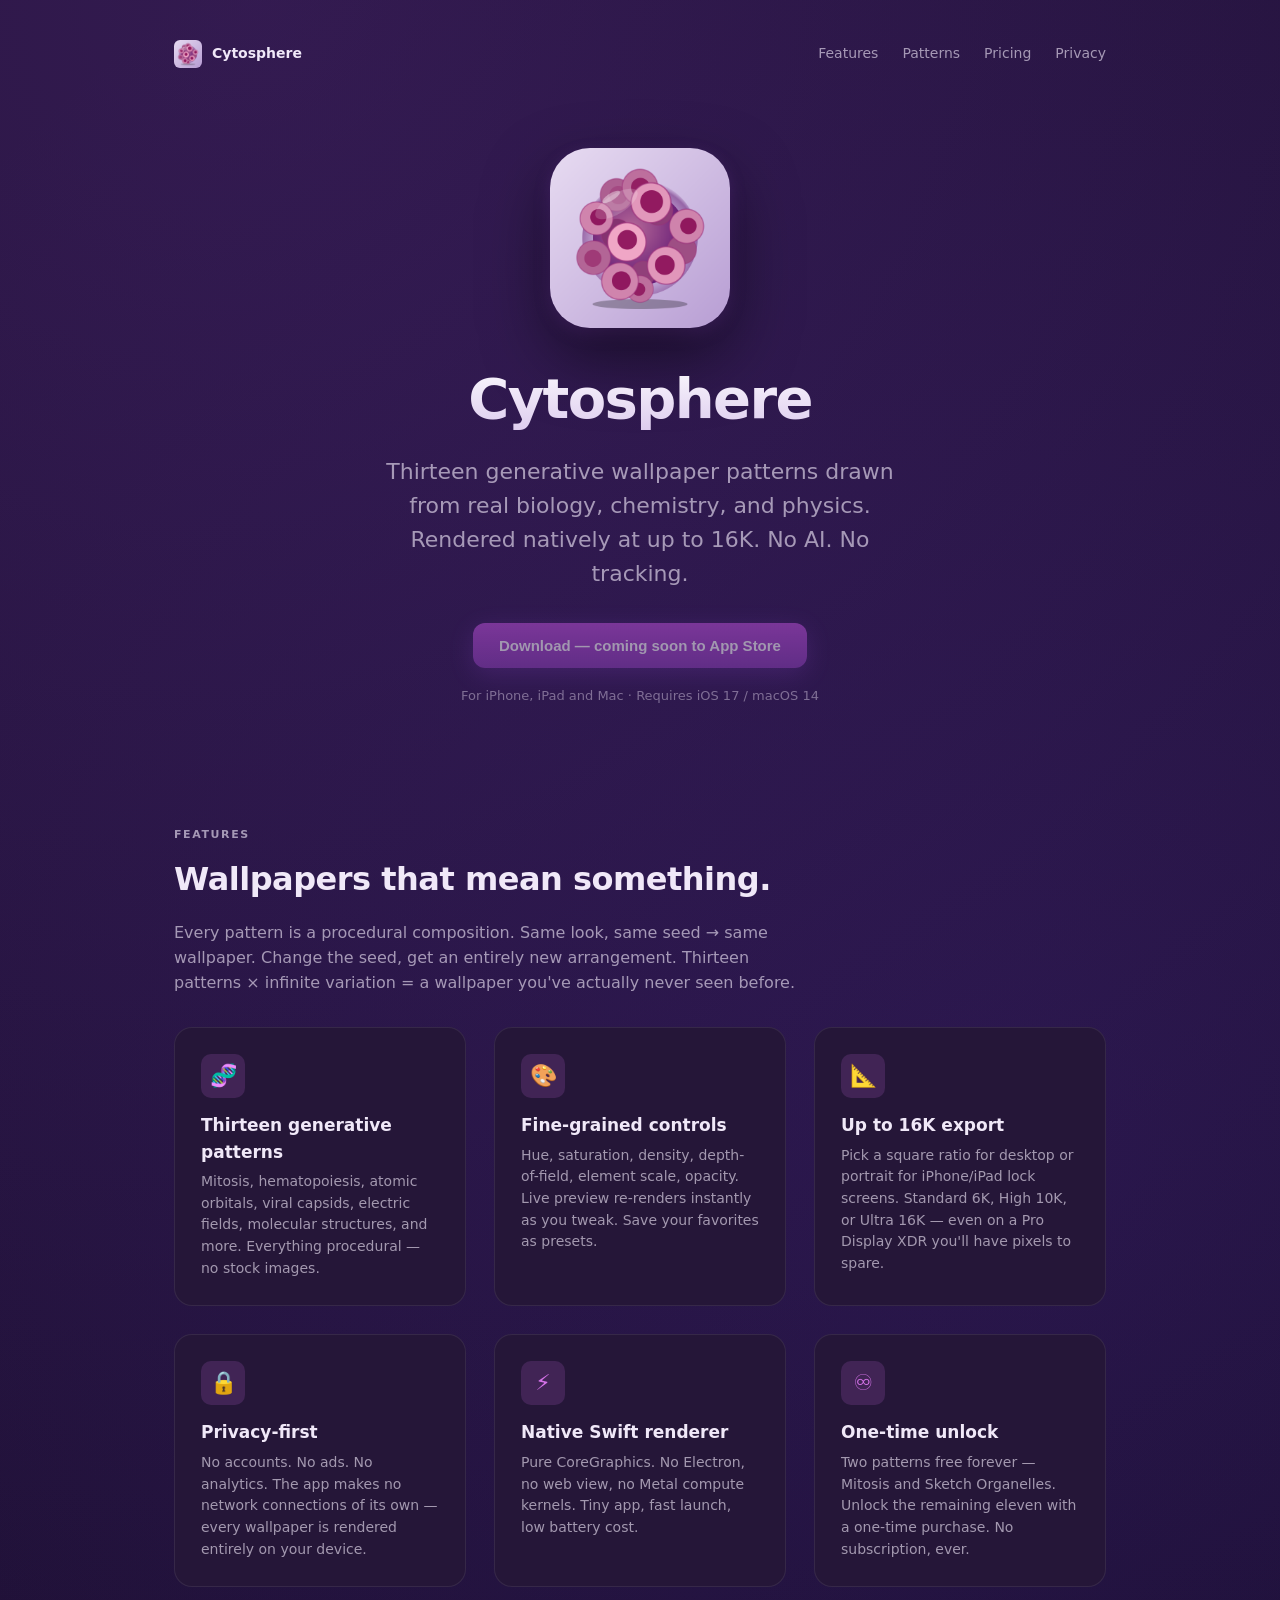
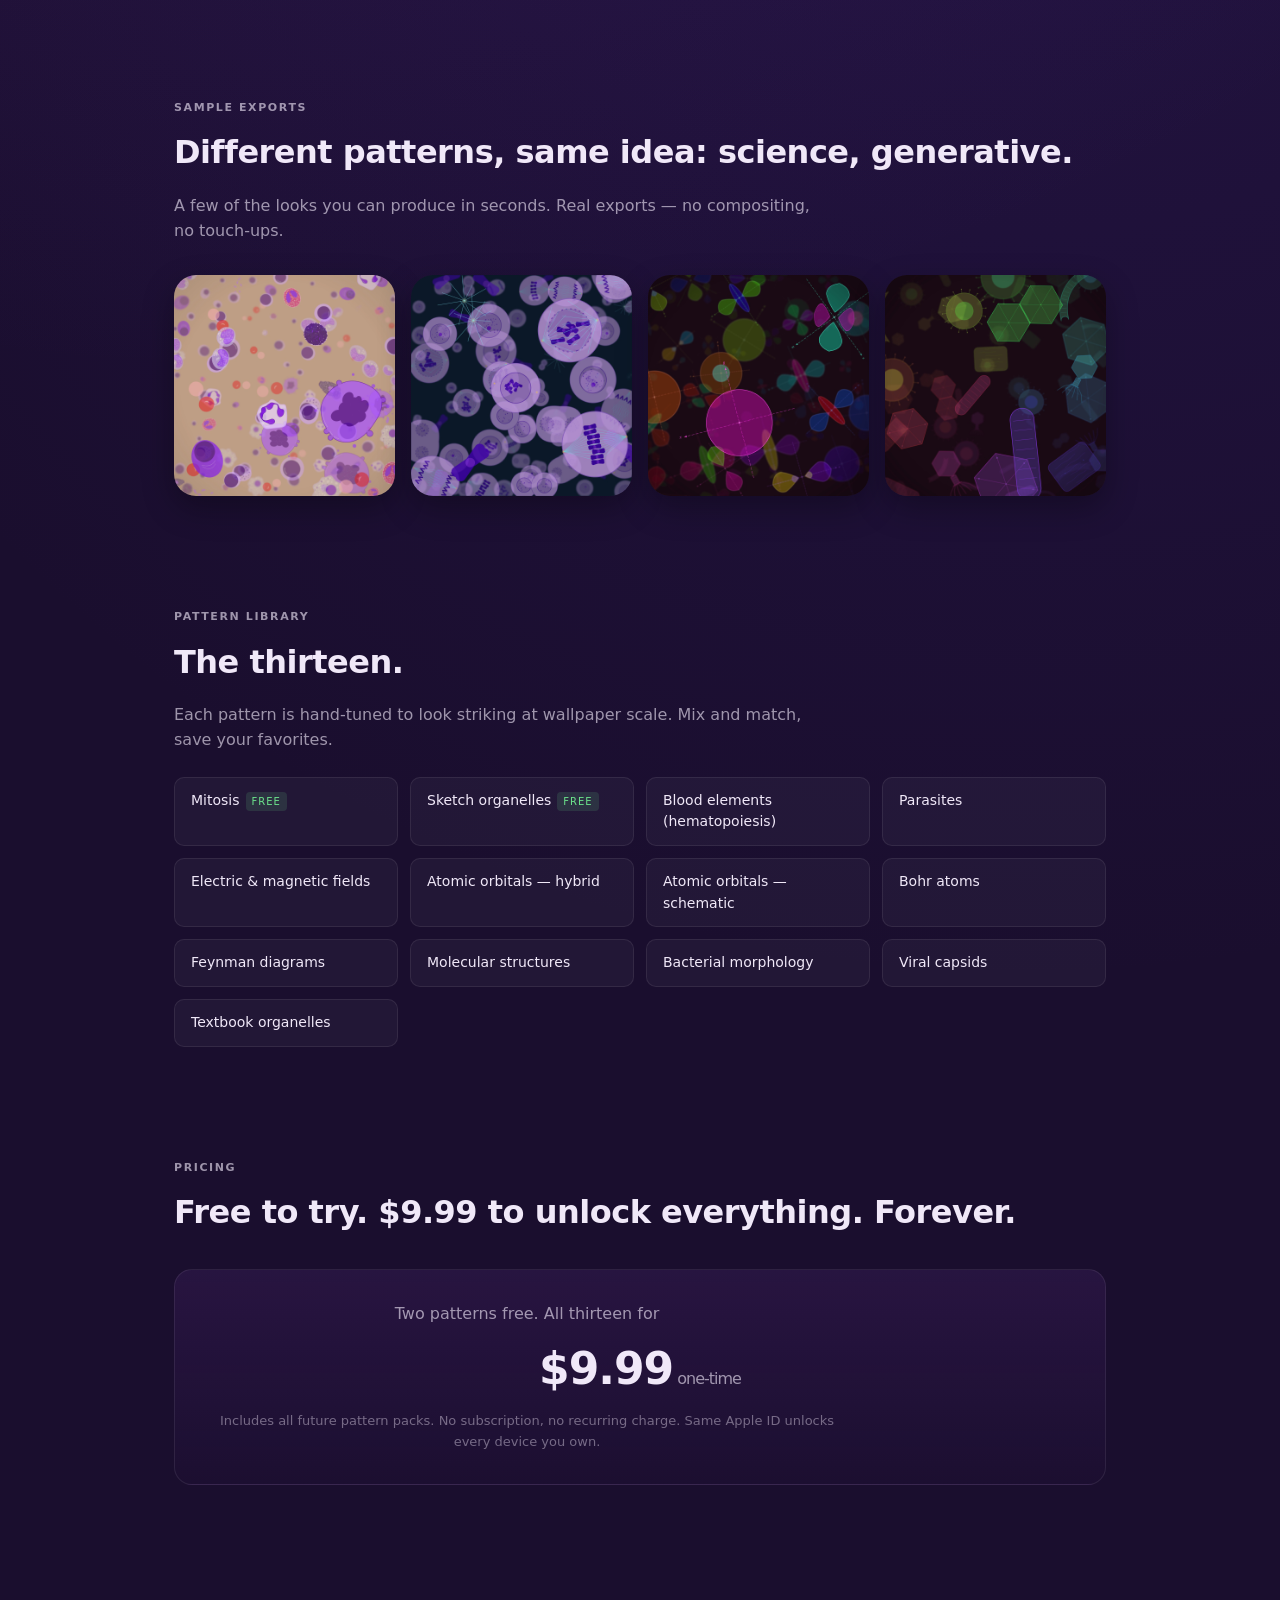
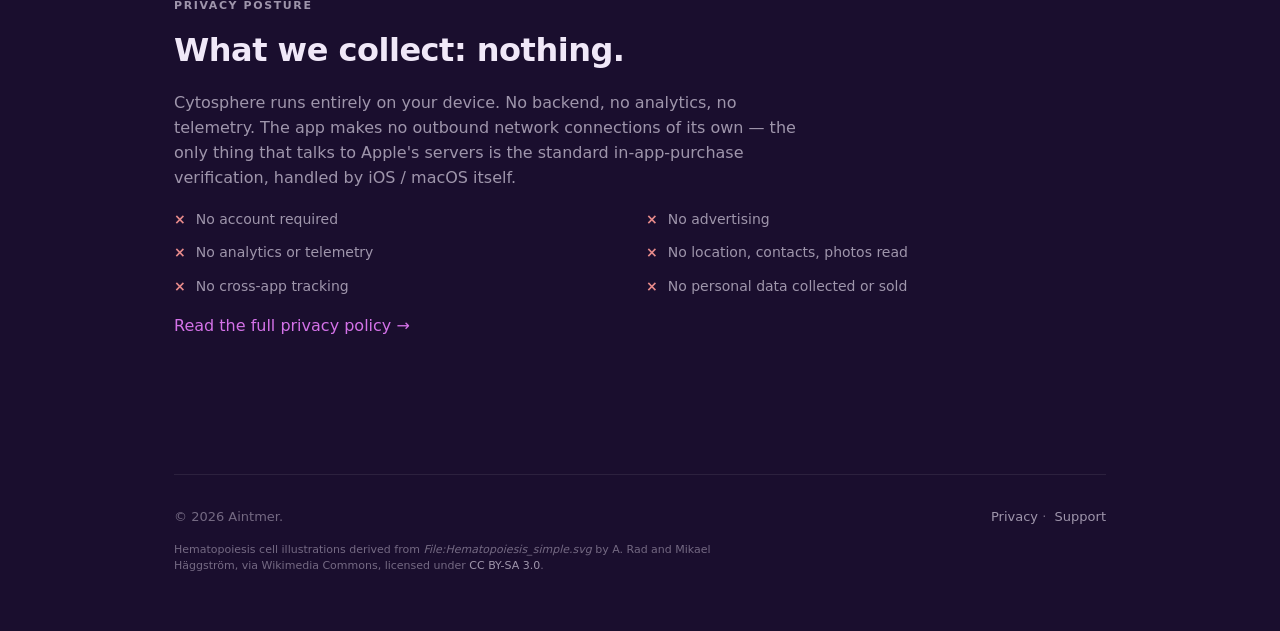
<file: docs/index.html>
<!DOCTYPE html>
<html lang="en">
<head>
    <meta charset="UTF-8">
    <meta name="viewport" content="width=device-width, initial-scale=1.0">
    <title>Cytosphere — Generative wallpapers from real science</title>
    <meta name="description" content="Thirteen generative wallpaper patterns drawn from biology, chemistry, and physics. Rendered natively at up to 16K. No AI, no tracking.">
    <meta property="og:title" content="Cytosphere">
    <meta property="og:description" content="Generative wallpapers from real science.">
    <meta property="og:image" content="assets/icon.png">
    <meta name="theme-color" content="#1a0e2e">
    <link rel="icon" type="image/png" href="assets/icon.png">
    <link rel="apple-touch-icon" href="assets/icon.png">
    <link rel="stylesheet" href="style.css">
</head>
<body>

<div class="container">

    <!-- Top nav -->
    <nav class="nav">
        <div class="nav-brand">
            <img src="assets/icon.png" alt="Cytosphere icon">
            <span>Cytosphere</span>
        </div>
        <div class="nav-links">
            <a href="#features">Features</a>
            <a href="#patterns">Patterns</a>
            <a href="#pricing">Pricing</a>
            <a href="privacy.html">Privacy</a>
        </div>
    </nav>

    <!-- Hero -->
    <section class="hero">
        <img src="assets/icon.png" class="hero-icon" alt="Cytosphere">
        <h1>Cytosphere</h1>
        <p class="hero-tagline">
            Thirteen generative wallpaper patterns drawn from real biology, chemistry, and physics. Rendered natively at up to 16K. No AI. No tracking.
        </p>
        <div class="hero-ctas">
            <button class="btn btn-primary" disabled>Download — coming soon to App Store</button>
        </div>
        <div class="hero-meta">For iPhone, iPad and Mac · Requires iOS 17 / macOS 14</div>
    </section>

    <!-- Features -->
    <section class="section" id="features">
        <p class="section-label">Features</p>
        <h2>Wallpapers that mean something.</h2>
        <p>Every pattern is a procedural composition. Same look, same seed → same wallpaper. Change the seed, get an entirely new arrangement. Thirteen patterns × infinite variation = a wallpaper you've actually never seen before.</p>

        <div class="features">
            <div class="feature">
                <div class="feature-icon">🧬</div>
                <h3>Thirteen generative patterns</h3>
                <p>Mitosis, hematopoiesis, atomic orbitals, viral capsids, electric fields, molecular structures, and more. Everything procedural — no stock images.</p>
            </div>
            <div class="feature">
                <div class="feature-icon">🎨</div>
                <h3>Fine-grained controls</h3>
                <p>Hue, saturation, density, depth-of-field, element scale, opacity. Live preview re-renders instantly as you tweak. Save your favorites as presets.</p>
            </div>
            <div class="feature">
                <div class="feature-icon">📐</div>
                <h3>Up to 16K export</h3>
                <p>Pick a square ratio for desktop or portrait for iPhone/iPad lock screens. Standard 6K, High 10K, or Ultra 16K — even on a Pro Display XDR you'll have pixels to spare.</p>
            </div>
            <div class="feature">
                <div class="feature-icon">🔒</div>
                <h3>Privacy-first</h3>
                <p>No accounts. No ads. No analytics. The app makes no network connections of its own — every wallpaper is rendered entirely on your device.</p>
            </div>
            <div class="feature">
                <div class="feature-icon">⚡️</div>
                <h3>Native Swift renderer</h3>
                <p>Pure CoreGraphics. No Electron, no web view, no Metal compute kernels. Tiny app, fast launch, low battery cost.</p>
            </div>
            <div class="feature">
                <div class="feature-icon">♾️</div>
                <h3>One-time unlock</h3>
                <p>Two patterns free forever — Mitosis and Sketch Organelles. Unlock the remaining eleven with a one-time purchase. No subscription, ever.</p>
            </div>
        </div>
    </section>

    <!-- Screenshots -->
    <section class="section">
        <p class="section-label">Sample exports</p>
        <h2>Different patterns, same idea: science, generative.</h2>
        <p>A few of the looks you can produce in seconds. Real exports — no compositing, no touch-ups.</p>

        <div class="shots">
            <button class="shot" data-img="assets/sample-1-blood.jpg" data-alt="Hematopoiesis pattern on a warm peach background" aria-label="Enlarge: Hematopoiesis pattern">
                <img src="assets/sample-1-blood.jpg" alt="Hematopoiesis pattern on a warm peach background">
            </button>
            <button class="shot" data-img="assets/sample-2-mitosis.jpg" data-alt="Mitosis pattern on a deep aurora background" aria-label="Enlarge: Mitosis pattern">
                <img src="assets/sample-2-mitosis.jpg" alt="Mitosis pattern on a deep aurora background">
            </button>
            <button class="shot" data-img="assets/sample-3-orbitals.jpg" data-alt="Atomic orbitals pattern on a dark dusk background" aria-label="Enlarge: Atomic orbitals pattern">
                <img src="assets/sample-3-orbitals.jpg" alt="Atomic orbitals pattern on a dark dusk background">
            </button>
            <button class="shot" data-img="assets/sample-4-viruses.jpg" data-alt="Viral capsids pattern on a dark dusk background" aria-label="Enlarge: Viral capsids pattern">
                <img src="assets/sample-4-viruses.jpg" alt="Viral capsids pattern on a dark dusk background">
            </button>
        </div>

        <!-- Lightbox dialog — opens when any .shot is clicked -->
        <dialog id="lightbox" class="lightbox" aria-label="Wallpaper preview">
            <button class="lightbox-close" aria-label="Close preview">×</button>
            <img id="lightbox-img" alt="">
        </dialog>
    </section>

    <!-- Patterns -->
    <section class="section" id="patterns">
        <p class="section-label">Pattern library</p>
        <h2>The thirteen.</h2>
        <p>Each pattern is hand-tuned to look striking at wallpaper scale. Mix and match, save your favorites.</p>

        <div class="patterns">
            <div class="pattern-tag">Mitosis<span class="free">Free</span></div>
            <div class="pattern-tag">Sketch organelles<span class="free">Free</span></div>
            <div class="pattern-tag">Blood elements (hematopoiesis)</div>
            <div class="pattern-tag">Parasites</div>
            <div class="pattern-tag">Electric &amp; magnetic fields</div>
            <div class="pattern-tag">Atomic orbitals — hybrid</div>
            <div class="pattern-tag">Atomic orbitals — schematic</div>
            <div class="pattern-tag">Bohr atoms</div>
            <div class="pattern-tag">Feynman diagrams</div>
            <div class="pattern-tag">Molecular structures</div>
            <div class="pattern-tag">Bacterial morphology</div>
            <div class="pattern-tag">Viral capsids</div>
            <div class="pattern-tag">Textbook organelles</div>
        </div>
    </section>

    <!-- Pricing -->
    <section class="section" id="pricing">
        <p class="section-label">Pricing</p>
        <h2>Free to try. $9.99 to unlock everything. Forever.</h2>

        <div class="pricing">
            <p style="margin: 0; color: var(--text-dim);">Two patterns free. All thirteen for</p>
            <div class="price">$9.99<small>one-time</small></div>
            <p style="margin: 8px 0 0; color: var(--text-faint); font-size: 13px;">
                Includes all future pattern packs. No subscription, no recurring charge. Same Apple ID unlocks every device you own.
            </p>
        </div>
    </section>

    <!-- Privacy summary -->
    <section class="section">
        <p class="section-label">Privacy posture</p>
        <h2>What we collect: nothing.</h2>
        <p>Cytosphere runs entirely on your device. No backend, no analytics, no telemetry. The app makes no outbound network connections of its own — the only thing that talks to Apple's servers is the standard in-app-purchase verification, handled by iOS / macOS itself.</p>

        <div class="privacy-list">
            <div class="privacy-row"><span class="x">×</span><span>No account required</span></div>
            <div class="privacy-row"><span class="x">×</span><span>No advertising</span></div>
            <div class="privacy-row"><span class="x">×</span><span>No analytics or telemetry</span></div>
            <div class="privacy-row"><span class="x">×</span><span>No location, contacts, photos read</span></div>
            <div class="privacy-row"><span class="x">×</span><span>No cross-app tracking</span></div>
            <div class="privacy-row"><span class="x">×</span><span>No personal data collected or sold</span></div>
        </div>

        <p style="margin-top: 16px;"><a href="privacy.html">Read the full privacy policy →</a></p>
    </section>

    <!-- Footer -->
    <footer class="footer">
        <div>
            <div>© 2026 Aintmer.</div>
            <div class="footer-attribution">
                Hematopoiesis cell illustrations derived from <em>File:Hematopoiesis_simple.svg</em> by A. Rad and Mikael Häggström, via Wikimedia Commons, licensed under <a href="https://creativecommons.org/licenses/by-sa/3.0/">CC&nbsp;BY-SA&nbsp;3.0</a>.
            </div>
        </div>
        <div>
            <a href="privacy.html">Privacy</a>&nbsp;·&nbsp;
            <a href="support.html">Support</a>
        </div>
    </footer>

</div>

<script>
    // Lightbox: click any .shot to open the native <dialog> with the
    // full-size image. ESC and backdrop click both close (native behavior).
    (() => {
        const dialog = document.getElementById('lightbox');
        const img = document.getElementById('lightbox-img');
        document.querySelectorAll('.shot[data-img]').forEach(btn => {
            btn.addEventListener('click', () => {
                img.src = btn.dataset.img;
                img.alt = btn.dataset.alt || '';
                dialog.showModal();
            });
        });
        // Close button
        document.querySelector('.lightbox-close')
            .addEventListener('click', () => dialog.close());
        // Click anywhere on the backdrop (outside the image) also closes
        dialog.addEventListener('click', e => {
            if (e.target === dialog) dialog.close();
        });
    })();
</script>

</body>
</html>
</file>
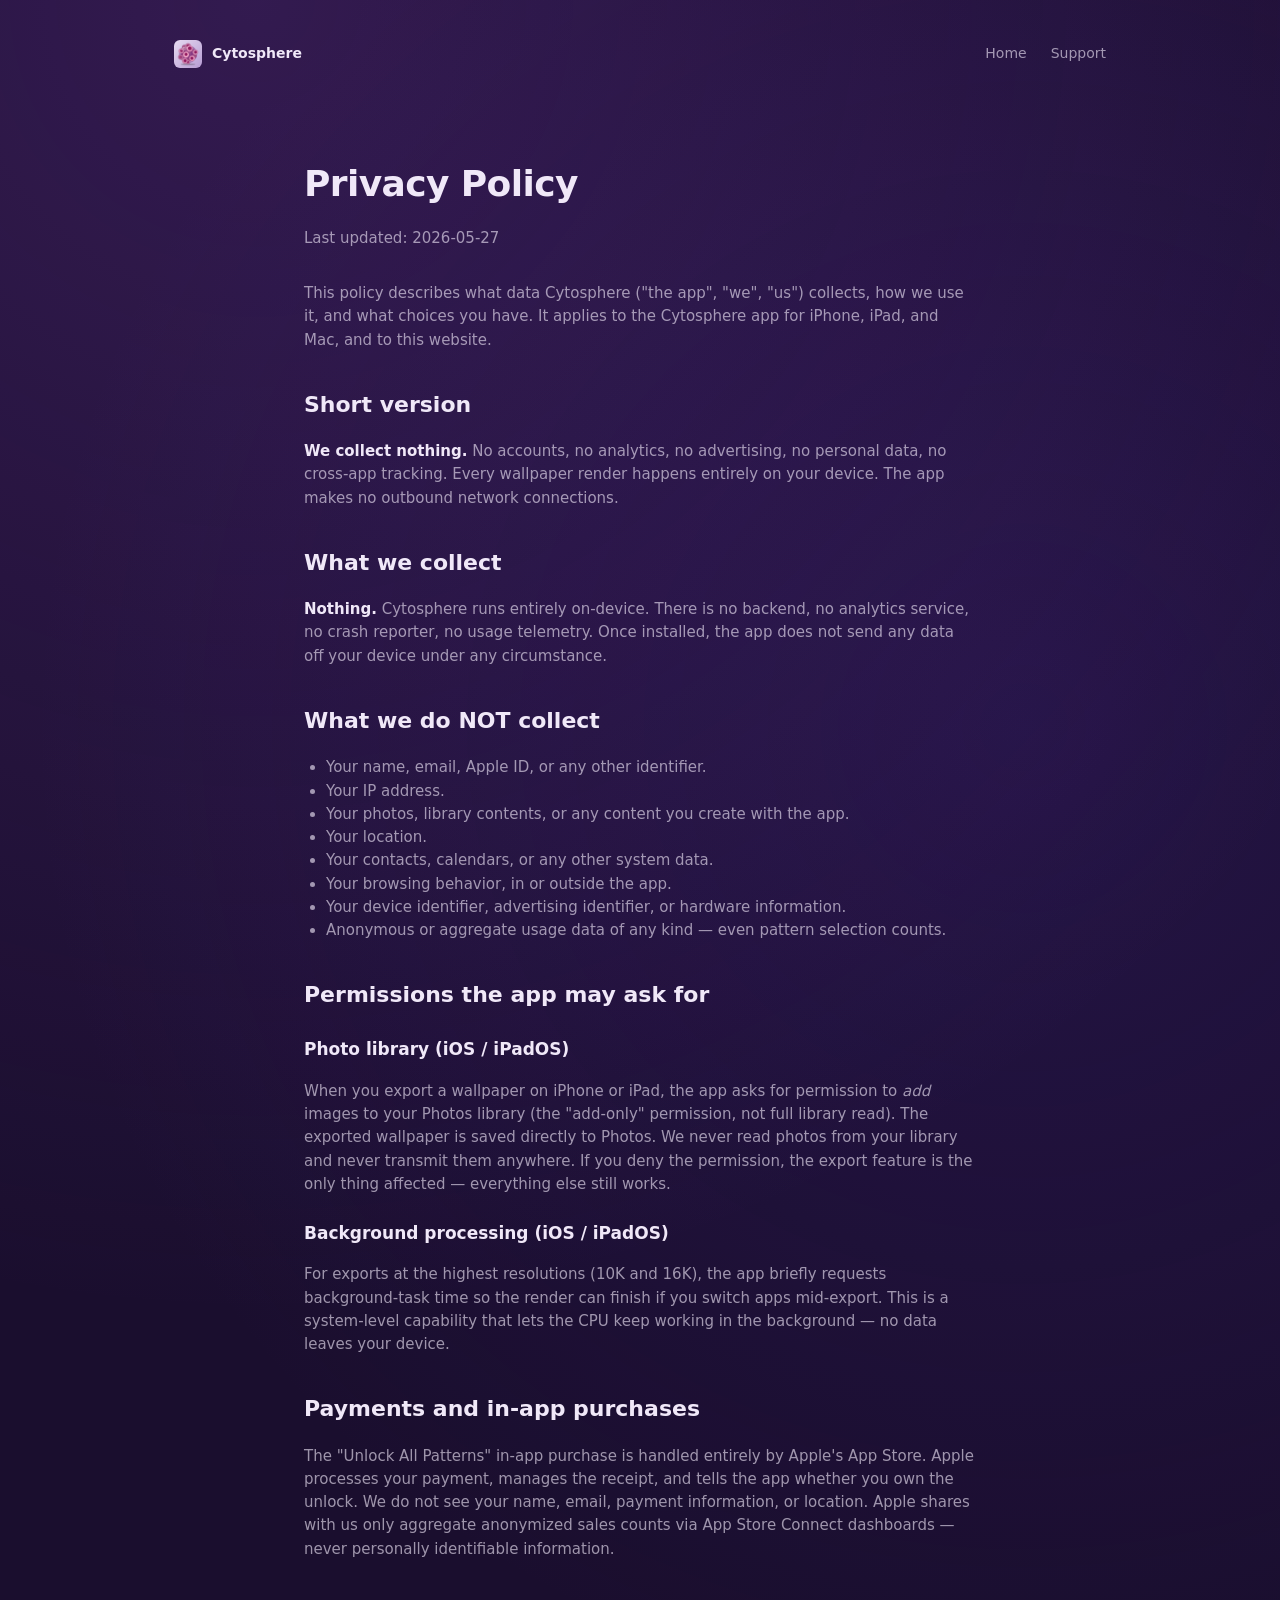
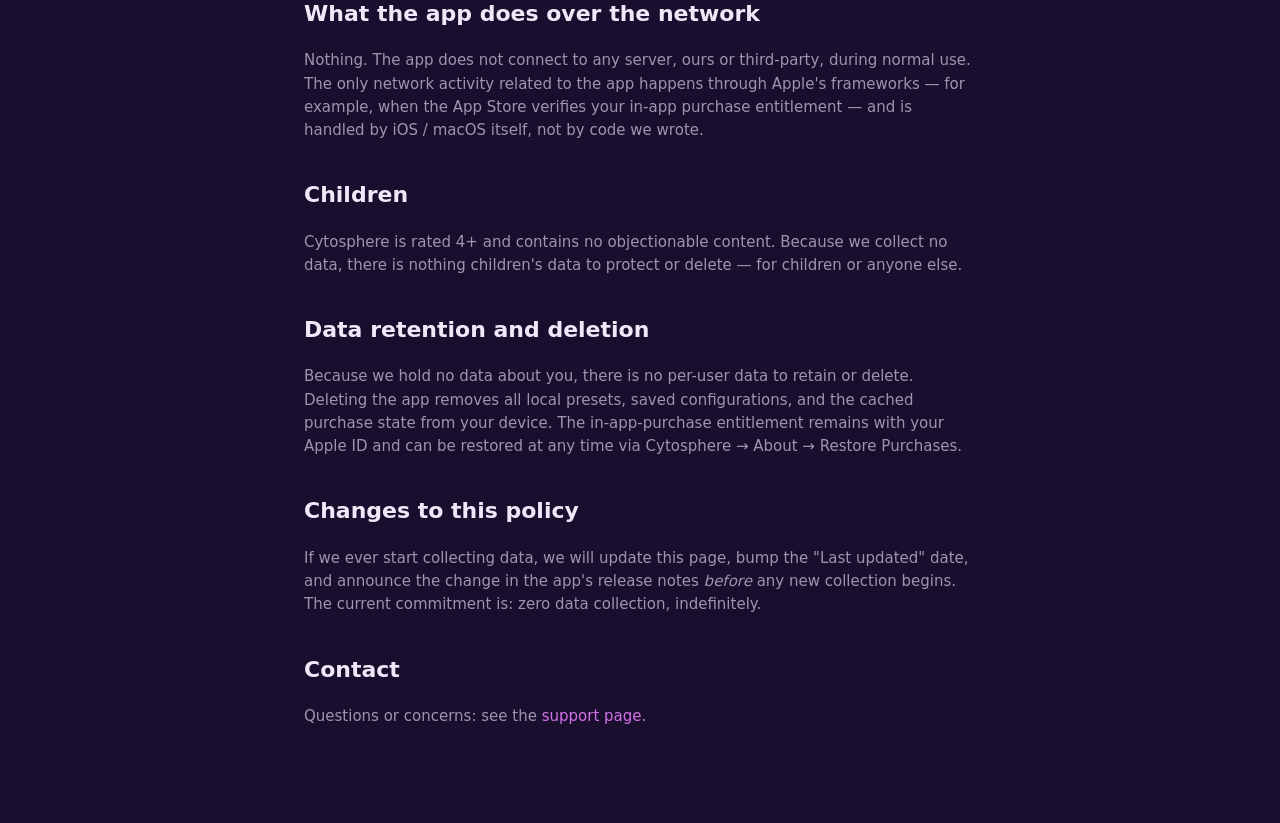
<file: docs/privacy.html>
<!DOCTYPE html>
<html lang="en">
<head>
    <meta charset="UTF-8">
    <meta name="viewport" content="width=device-width, initial-scale=1.0">
    <title>Privacy Policy — Cytosphere</title>
    <meta name="description" content="Cytosphere's privacy policy. We collect no data. The app runs entirely on your device.">
    <meta name="theme-color" content="#1a0e2e">
    <link rel="icon" type="image/png" href="assets/icon.png">
    <link rel="stylesheet" href="style.css">
</head>
<body>

<div class="container">
    <nav class="nav">
        <a class="nav-brand" href="index.html" style="color: var(--text); text-decoration: none;">
            <img src="assets/icon.png" alt="Cytosphere icon">
            <span>Cytosphere</span>
        </a>
        <div class="nav-links">
            <a href="index.html">Home</a>
            <a href="support.html">Support</a>
        </div>
    </nav>
</div>

<article class="doc">
    <h1>Privacy Policy</h1>
    <p class="doc-meta">Last updated: 2026-05-27</p>

    <p>This policy describes what data Cytosphere ("the app", "we", "us") collects, how we use it, and what choices you have. It applies to the Cytosphere app for iPhone, iPad, and Mac, and to this website.</p>

    <h2>Short version</h2>
    <p><strong>We collect nothing.</strong> No accounts, no analytics, no advertising, no personal data, no cross-app tracking. Every wallpaper render happens entirely on your device. The app makes no outbound network connections.</p>

    <h2>What we collect</h2>
    <p><strong>Nothing.</strong> Cytosphere runs entirely on-device. There is no backend, no analytics service, no crash reporter, no usage telemetry. Once installed, the app does not send any data off your device under any circumstance.</p>

    <h2>What we do NOT collect</h2>
    <ul>
        <li>Your name, email, Apple ID, or any other identifier.</li>
        <li>Your IP address.</li>
        <li>Your photos, library contents, or any content you create with the app.</li>
        <li>Your location.</li>
        <li>Your contacts, calendars, or any other system data.</li>
        <li>Your browsing behavior, in or outside the app.</li>
        <li>Your device identifier, advertising identifier, or hardware information.</li>
        <li>Anonymous or aggregate usage data of any kind — even pattern selection counts.</li>
    </ul>

    <h2>Permissions the app may ask for</h2>
    <h3>Photo library (iOS / iPadOS)</h3>
    <p>When you export a wallpaper on iPhone or iPad, the app asks for permission to <em>add</em> images to your Photos library (the "add-only" permission, not full library read). The exported wallpaper is saved directly to Photos. We never read photos from your library and never transmit them anywhere. If you deny the permission, the export feature is the only thing affected — everything else still works.</p>

    <h3>Background processing (iOS / iPadOS)</h3>
    <p>For exports at the highest resolutions (10K and 16K), the app briefly requests background-task time so the render can finish if you switch apps mid-export. This is a system-level capability that lets the CPU keep working in the background — no data leaves your device.</p>

    <h2>Payments and in-app purchases</h2>
    <p>The "Unlock All Patterns" in-app purchase is handled entirely by Apple's App Store. Apple processes your payment, manages the receipt, and tells the app whether you own the unlock. We do not see your name, email, payment information, or location. Apple shares with us only aggregate anonymized sales counts via App Store Connect dashboards — never personally identifiable information.</p>

    <h2>What the app does over the network</h2>
    <p>Nothing. The app does not connect to any server, ours or third-party, during normal use. The only network activity related to the app happens through Apple's frameworks — for example, when the App Store verifies your in-app purchase entitlement — and is handled by iOS / macOS itself, not by code we wrote.</p>

    <h2>Children</h2>
    <p>Cytosphere is rated 4+ and contains no objectionable content. Because we collect no data, there is nothing children's data to protect or delete — for children or anyone else.</p>

    <h2>Data retention and deletion</h2>
    <p>Because we hold no data about you, there is no per-user data to retain or delete. Deleting the app removes all local presets, saved configurations, and the cached purchase state from your device. The in-app-purchase entitlement remains with your Apple ID and can be restored at any time via Cytosphere → About → Restore Purchases.</p>

    <h2>Changes to this policy</h2>
    <p>If we ever start collecting data, we will update this page, bump the "Last updated" date, and announce the change in the app's release notes <em>before</em> any new collection begins. The current commitment is: zero data collection, indefinitely.</p>

    <h2>Contact</h2>
    <p>Questions or concerns: see the <a href="support.html">support page</a>.</p>
</article>

</body>
</html>
</file>
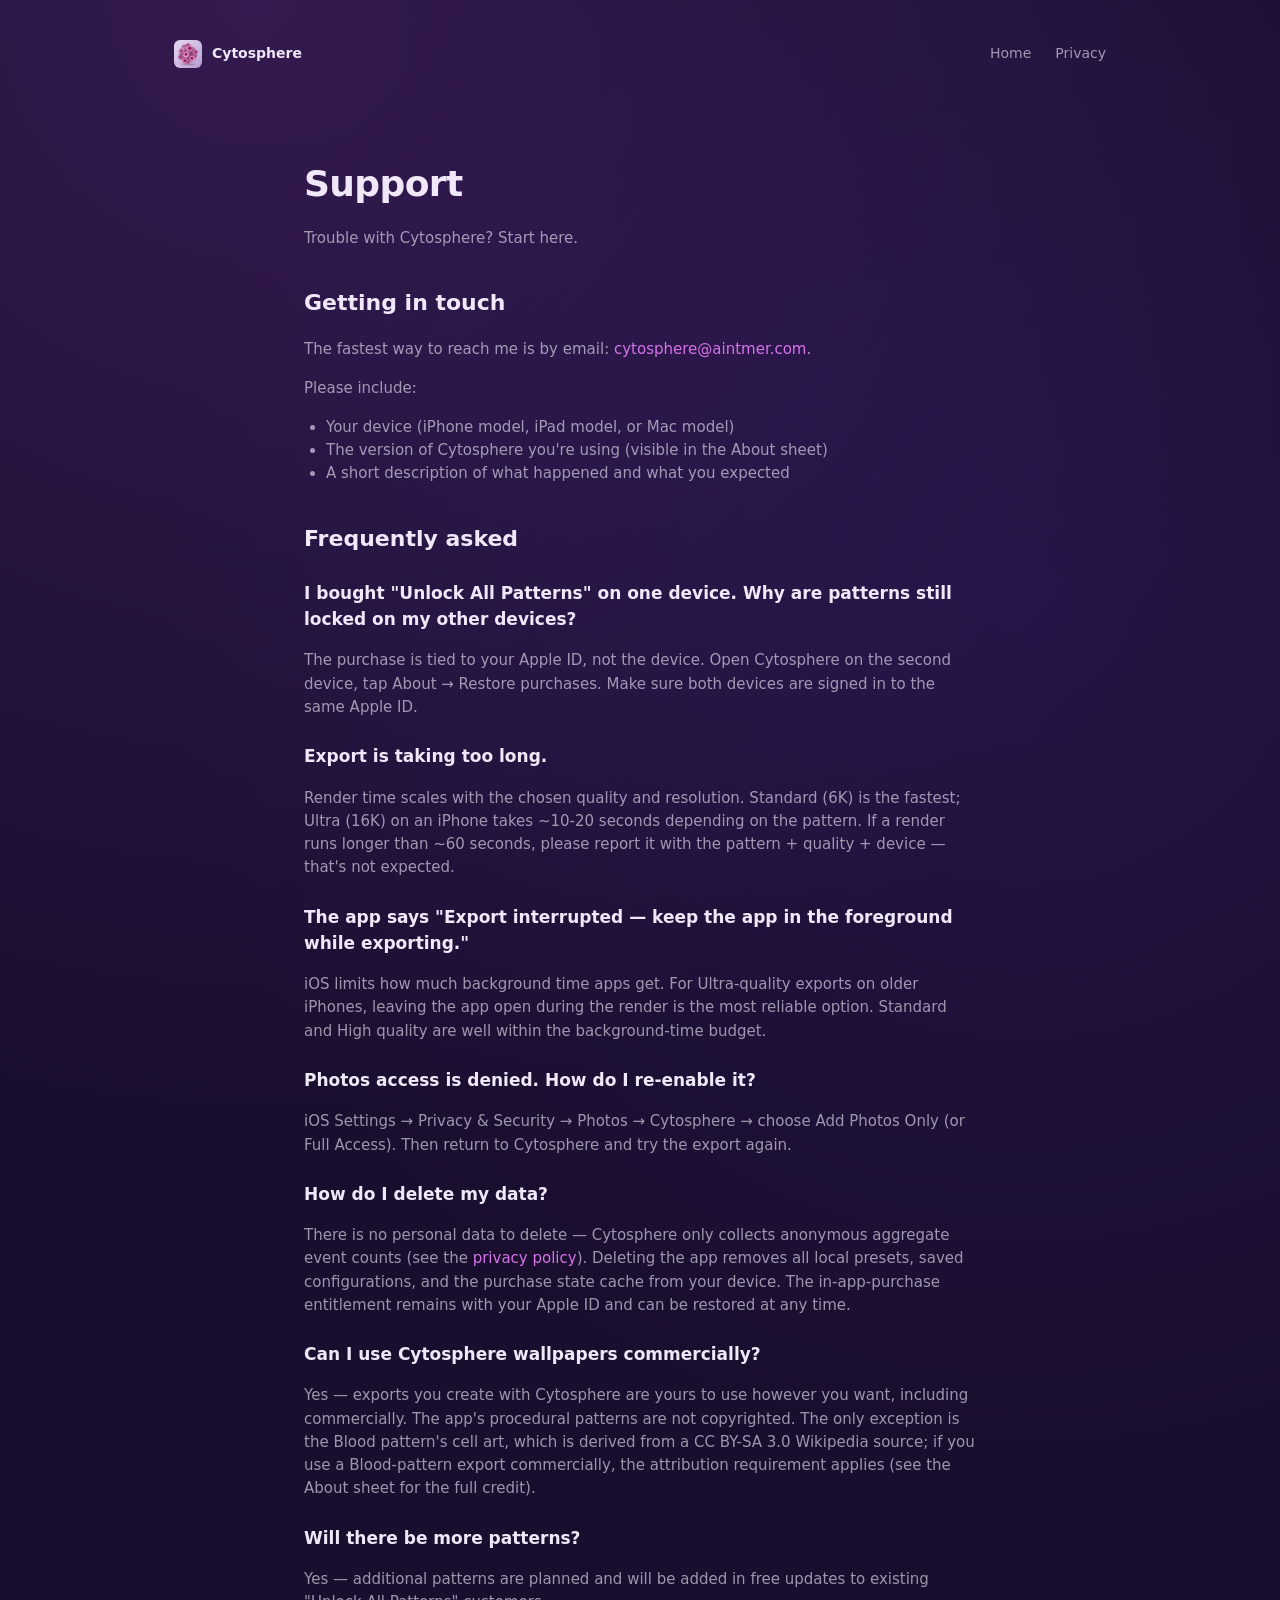
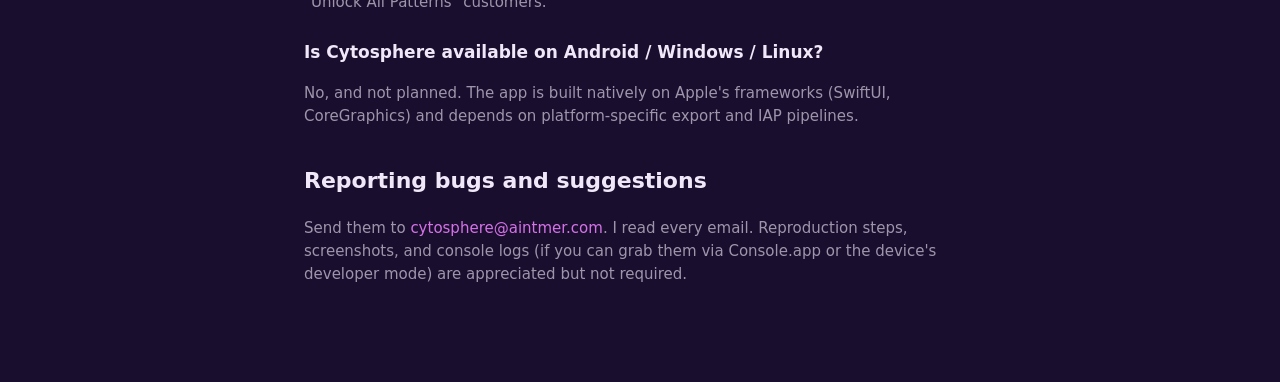
<file: docs/support.html>
<!DOCTYPE html>
<html lang="en">
<head>
    <meta charset="UTF-8">
    <meta name="viewport" content="width=device-width, initial-scale=1.0">
    <title>Support — Cytosphere</title>
    <meta name="description" content="Cytosphere support: FAQ and how to get help.">
    <meta name="theme-color" content="#1a0e2e">
    <link rel="icon" type="image/png" href="assets/icon.png">
    <link rel="stylesheet" href="style.css">
</head>
<body>

<div class="container">
    <nav class="nav">
        <a class="nav-brand" href="index.html" style="color: var(--text); text-decoration: none;">
            <img src="assets/icon.png" alt="Cytosphere icon">
            <span>Cytosphere</span>
        </a>
        <div class="nav-links">
            <a href="index.html">Home</a>
            <a href="privacy.html">Privacy</a>
        </div>
    </nav>
</div>

<article class="doc">
    <h1>Support</h1>
    <p class="doc-meta">Trouble with Cytosphere? Start here.</p>

    <h2>Getting in touch</h2>
    <p>The fastest way to reach me is by email: <a href="mailto:cytosphere@aintmer.com">cytosphere@aintmer.com</a>.</p>
    <p>Please include:</p>
    <ul>
        <li>Your device (iPhone model, iPad model, or Mac model)</li>
        <li>The version of Cytosphere you're using (visible in the About sheet)</li>
        <li>A short description of what happened and what you expected</li>
    </ul>

    <h2>Frequently asked</h2>

    <h3>I bought "Unlock All Patterns" on one device. Why are patterns still locked on my other devices?</h3>
    <p>The purchase is tied to your Apple ID, not the device. Open Cytosphere on the second device, tap About → Restore purchases. Make sure both devices are signed in to the same Apple ID.</p>

    <h3>Export is taking too long.</h3>
    <p>Render time scales with the chosen quality and resolution. Standard (6K) is the fastest; Ultra (16K) on an iPhone takes ~10-20 seconds depending on the pattern. If a render runs longer than ~60 seconds, please report it with the pattern + quality + device — that's not expected.</p>

    <h3>The app says "Export interrupted — keep the app in the foreground while exporting."</h3>
    <p>iOS limits how much background time apps get. For Ultra-quality exports on older iPhones, leaving the app open during the render is the most reliable option. Standard and High quality are well within the background-time budget.</p>

    <h3>Photos access is denied. How do I re-enable it?</h3>
    <p>iOS Settings → Privacy &amp; Security → Photos → Cytosphere → choose Add Photos Only (or Full Access). Then return to Cytosphere and try the export again.</p>

    <h3>How do I delete my data?</h3>
    <p>There is no personal data to delete — Cytosphere only collects anonymous aggregate event counts (see the <a href="privacy.html">privacy policy</a>). Deleting the app removes all local presets, saved configurations, and the purchase state cache from your device. The in-app-purchase entitlement remains with your Apple ID and can be restored at any time.</p>

    <h3>Can I use Cytosphere wallpapers commercially?</h3>
    <p>Yes — exports you create with Cytosphere are yours to use however you want, including commercially. The app's procedural patterns are not copyrighted. The only exception is the Blood pattern's cell art, which is derived from a CC&nbsp;BY-SA&nbsp;3.0 Wikipedia source; if you use a Blood-pattern export commercially, the attribution requirement applies (see the About sheet for the full credit).</p>

    <h3>Will there be more patterns?</h3>
    <p>Yes — additional patterns are planned and will be added in free updates to existing "Unlock All Patterns" customers.</p>

    <h3>Is Cytosphere available on Android / Windows / Linux?</h3>
    <p>No, and not planned. The app is built natively on Apple's frameworks (SwiftUI, CoreGraphics) and depends on platform-specific export and IAP pipelines.</p>

    <h2>Reporting bugs and suggestions</h2>
    <p>Send them to <a href="mailto:cytosphere@aintmer.com">cytosphere@aintmer.com</a>. I read every email. Reproduction steps, screenshots, and console logs (if you can grab them via Console.app or the device's developer mode) are appreciated but not required.</p>
</article>

</body>
</html>
</file>
<file: docs/style.css>
/* Cytosphere site — shared styles. Single file, no preprocessor.
   Colors lifted from the app icon (deep purple → pale lavender). */

:root {
    --bg-page:       #1a0e2e;
    --bg-card:       #251638;
    --bg-card-soft:  rgba(255, 255, 255, 0.04);
    --border:        rgba(255, 255, 255, 0.08);
    --text:          #f0e8f8;
    --text-dim:      rgba(240, 232, 248, 0.62);
    --text-faint:    rgba(240, 232, 248, 0.42);
    --accent:        #d472e8;
    --accent-deep:   #8b3fb5;
    --accent-soft:   rgba(212, 114, 232, 0.16);

    --max-width:     980px;
    --gap:           28px;
    --radius:        18px;
}

* { box-sizing: border-box; }

html, body {
    margin: 0; padding: 0;
    background: var(--bg-page);
    color: var(--text);
    font-family: -apple-system, BlinkMacSystemFont, "SF Pro Display", "Inter", "Segoe UI", system-ui, sans-serif;
    -webkit-font-smoothing: antialiased;
    line-height: 1.55;
}

body {
    background:
        radial-gradient(circle at 20% 0%, rgba(140, 70, 200, 0.22), transparent 50%),
        radial-gradient(circle at 80% 30%, rgba(70, 40, 150, 0.22), transparent 50%),
        var(--bg-page);
    min-height: 100vh;
}

.container {
    max-width: var(--max-width);
    margin: 0 auto;
    padding: 24px;
}

a {
    color: var(--accent);
    text-decoration: none;
    transition: color 0.15s;
}
a:hover { color: #f0a8ff; }

/* ---------- Top nav ---------- */
.nav {
    display: flex;
    align-items: center;
    justify-content: space-between;
    padding: 16px 0 24px;
    font-size: 14px;
}
.nav-brand {
    display: flex; align-items: center; gap: 10px;
    color: var(--text); font-weight: 600;
}
.nav-brand img { width: 28px; height: 28px; border-radius: 6px; }
.nav-links { display: flex; gap: 24px; }
.nav-links a { color: var(--text-dim); }
.nav-links a:hover { color: var(--text); }

/* ---------- Hero ---------- */
.hero {
    text-align: center;
    padding: 56px 0 64px;
}
.hero-icon {
    width: 180px; height: 180px;
    border-radius: 40px;
    margin: 0 auto 28px;
    box-shadow:
        0 28px 64px rgba(0, 0, 0, 0.5),
        0 6px 16px rgba(140, 70, 200, 0.3);
    display: block;
}
.hero h1 {
    font-size: 56px;
    font-weight: 700;
    letter-spacing: -1.6px;
    margin: 0 0 12px;
    background: linear-gradient(180deg, #ffffff 0%, #d8c4ec 100%);
    -webkit-background-clip: text;
    background-clip: text;
    color: transparent;
}
.hero-tagline {
    font-size: 22px;
    color: var(--text-dim);
    max-width: 560px;
    margin: 0 auto 32px;
    font-weight: 400;
}

.btn {
    display: inline-flex;
    align-items: center; justify-content: center; gap: 8px;
    padding: 14px 26px;
    border-radius: 12px;
    font-size: 15px; font-weight: 600;
    border: none; cursor: pointer;
    transition: transform 0.1s, box-shadow 0.15s;
    text-decoration: none;
}
.btn-primary {
    background: linear-gradient(180deg, #b94fd6, #8b3fb5);
    color: white;
    box-shadow: 0 6px 24px rgba(140, 70, 200, 0.4);
}
.btn-primary:hover { color: white; transform: translateY(-1px); }
.btn-primary[disabled] { opacity: 0.55; cursor: not-allowed; transform: none; }
.btn-secondary {
    background: var(--bg-card-soft);
    color: var(--text);
    border: 1px solid var(--border);
}
.btn-secondary:hover { background: rgba(255, 255, 255, 0.08); color: var(--text); }

.hero-ctas { display: flex; gap: 12px; justify-content: center; flex-wrap: wrap; }
.hero-meta {
    margin-top: 18px;
    font-size: 13px;
    color: var(--text-faint);
}

/* ---------- Section common ---------- */
.section { padding: 56px 0; }
.section-label {
    text-transform: uppercase;
    letter-spacing: 1.6px;
    font-size: 11px;
    color: var(--accent);
    font-weight: 700;
    margin: 0 0 12px;
}
.section h2 {
    font-size: 32px;
    font-weight: 700;
    letter-spacing: -0.5px;
    margin: 0 0 16px;
}
.section p { color: var(--text-dim); max-width: 640px; }

/* ---------- Feature grid ---------- */
.features {
    display: grid;
    grid-template-columns: repeat(auto-fit, minmax(260px, 1fr));
    gap: var(--gap);
    margin-top: 32px;
}
.feature {
    padding: 26px;
    background: var(--bg-card);
    border: 1px solid var(--border);
    border-radius: var(--radius);
}
.feature-icon {
    width: 44px; height: 44px;
    border-radius: 10px;
    background: var(--accent-soft);
    color: var(--accent);
    display: flex; align-items: center; justify-content: center;
    font-size: 22px;
    margin-bottom: 14px;
}
.feature h3 {
    margin: 0 0 6px;
    font-size: 17px;
    font-weight: 600;
}
.feature p {
    margin: 0;
    font-size: 14px;
    color: var(--text-dim);
}

/* ---------- Patterns list ---------- */
.patterns {
    display: grid;
    grid-template-columns: repeat(auto-fit, minmax(220px, 1fr));
    gap: 12px;
    margin-top: 24px;
}
.pattern-tag {
    padding: 12px 16px;
    background: var(--bg-card-soft);
    border: 1px solid var(--border);
    border-radius: 10px;
    font-size: 14px;
}
.pattern-tag .free {
    display: inline-block;
    margin-left: 6px;
    font-size: 10px;
    text-transform: uppercase;
    letter-spacing: 1px;
    color: #6ce58c;
    background: rgba(108, 229, 140, 0.13);
    padding: 2px 6px;
    border-radius: 4px;
}

/* ---------- Screenshot strip ---------- */
.shots {
    display: grid;
    grid-template-columns: repeat(auto-fit, minmax(220px, 1fr));
    gap: 16px;
    margin-top: 32px;
}
.shot {
    aspect-ratio: 1 / 1;             /* exports are square 6K × 6K */
    border-radius: 22px;
    overflow: hidden;
    /* Background only shows during image-loading; once the img paints it
       covers the whole tile, so we don't need a border or contrasting bg. */
    background: var(--bg-card);
    border: none;
    display: block;
    position: relative;
    box-shadow: 0 12px 32px rgba(0, 0, 0, 0.3);
    /* Reset <button> defaults (margins, padding, font) */
    margin: 0;
    padding: 0;
    cursor: pointer;
    font-family: inherit;
    color: var(--text-faint);
    font-size: 12px;
    text-align: center;
    transition: transform 0.15s ease, box-shadow 0.15s ease;
    -webkit-appearance: none;
    appearance: none;
}
.shot:hover {
    transform: translateY(-3px);
    box-shadow: 0 18px 48px rgba(0, 0, 0, 0.45),
                0 0 0 1px rgba(212, 114, 232, 0.25);
}
.shot:focus-visible {
    outline: 2px solid var(--accent);
    outline-offset: 3px;
}
.shot img {
    width: 100%; height: 100%;
    object-fit: cover;
    display: block;
    /* Strip the default inline-baseline gap below an <img> */
    vertical-align: bottom;
}
.shot.placeholder::before {
    content: "📱  Sample wallpaper";
    color: var(--text-faint);
    padding: 16px;
}

/* Lightbox modal — uses native <dialog> for accessibility (focus trap,
   ESC to close, etc.). The dialog auto-sizes to the image rather than
   filling 92vw — that way there's no white frame around the image. */
dialog.lightbox {
    border: none;
    padding: 0;
    margin: auto;
    /* User-agent stylesheet sets a white background on <dialog>; override
       both 'background' and 'background-color' so neither wins. */
    background: transparent;
    background-color: transparent;
    color: inherit;
    overflow: visible;
    /* Let the dialog shrink to fit its single <img> child */
    width: fit-content;
    max-width: 92vw;
    max-height: 92vh;
}
dialog.lightbox::backdrop {
    background: rgba(8, 4, 16, 0.88);
    backdrop-filter: blur(12px);
    -webkit-backdrop-filter: blur(12px);
}
dialog.lightbox img {
    display: block;
    max-width: 92vw;
    max-height: 92vh;
    width: auto; height: auto;        /* preserve native aspect ratio */
    border-radius: 16px;
    box-shadow: 0 24px 72px rgba(0, 0, 0, 0.7);
}
/* Close button sits INSIDE the image's top-right corner — pinning it
   outside the image would clip on small viewports where the dialog
   already fills 92vh top-to-bottom. Dark backdrop + white × shows over
   both light and dark wallpapers. */
.lightbox-close {
    position: absolute;
    top: 14px; right: 14px;
    width: 40px; height: 40px;
    background: rgba(0, 0, 0, 0.55);
    color: white;
    border: 1px solid rgba(255, 255, 255, 0.2);
    border-radius: 50%;
    font-size: 22px;
    line-height: 1;
    cursor: pointer;
    display: flex; align-items: center; justify-content: center;
    transition: background 0.15s, transform 0.1s;
    font-family: inherit;
    z-index: 2;
    -webkit-backdrop-filter: blur(8px);
    backdrop-filter: blur(8px);
}
.lightbox-close:hover {
    background: rgba(0, 0, 0, 0.75);
    transform: scale(1.05);
}
.lightbox-close:focus-visible {
    outline: 2px solid white;
    outline-offset: 2px;
}

/* ---------- Pricing ---------- */
.pricing {
    background: linear-gradient(180deg, rgba(140, 70, 200, 0.12), rgba(140, 70, 200, 0.02));
    border: 1px solid var(--border);
    border-radius: var(--radius);
    padding: 32px;
    margin-top: 32px;
    text-align: center;
}
.pricing .price {
    font-size: 44px;
    font-weight: 700;
    letter-spacing: -1px;
    margin: 8px 0;
}
.pricing .price small {
    font-size: 16px;
    color: var(--text-dim);
    font-weight: 400;
    margin-left: 4px;
}

/* ---------- Privacy summary ---------- */
.privacy-list {
    display: grid;
    grid-template-columns: 1fr 1fr;
    gap: 12px;
    margin-top: 18px;
}
.privacy-row {
    display: flex; gap: 10px; align-items: flex-start;
    font-size: 14px;
    color: var(--text-dim);
}
.privacy-row .check {
    color: #6ce58c;
    font-weight: 700;
}
.privacy-row .x {
    color: #e88b8b;
    font-weight: 700;
}

/* ---------- Footer ---------- */
.footer {
    margin-top: 64px;
    padding: 32px 0;
    border-top: 1px solid var(--border);
    color: var(--text-faint);
    font-size: 13px;
    display: flex;
    justify-content: space-between;
    flex-wrap: wrap;
    gap: 16px;
}
.footer a { color: var(--text-dim); }
.footer a:hover { color: var(--text); }
.footer-attribution {
    max-width: 540px;
    font-size: 11px;
    line-height: 1.5;
    color: var(--text-faint);
    margin-top: 14px;
}

/* ---------- Privacy / Support page ---------- */
.doc {
    max-width: 720px;
    margin: 0 auto;
    padding: 40px 24px 80px;
}
.doc h1 {
    font-size: 36px;
    letter-spacing: -0.6px;
    margin: 0 0 8px;
}
.doc-meta {
    color: var(--text-faint);
    font-size: 13px;
    margin-bottom: 32px;
}
.doc h2 {
    margin-top: 36px;
    font-size: 22px;
    font-weight: 600;
}
.doc h3 {
    margin-top: 24px;
    font-size: 17px;
    font-weight: 600;
}
.doc p, .doc li {
    color: var(--text-dim);
    font-size: 15px;
}
.doc strong { color: var(--text); }
.doc ul, .doc ol { padding-left: 22px; }

/* ---------- Responsive ---------- */
@media (max-width: 640px) {
    .hero { padding: 36px 0 48px; }
    .hero h1 { font-size: 40px; }
    .hero-tagline { font-size: 18px; }
    .hero-icon { width: 140px; height: 140px; border-radius: 32px; }
    .section h2 { font-size: 26px; }
    .privacy-list { grid-template-columns: 1fr; }
    .footer { flex-direction: column; align-items: flex-start; }
}
</file>
